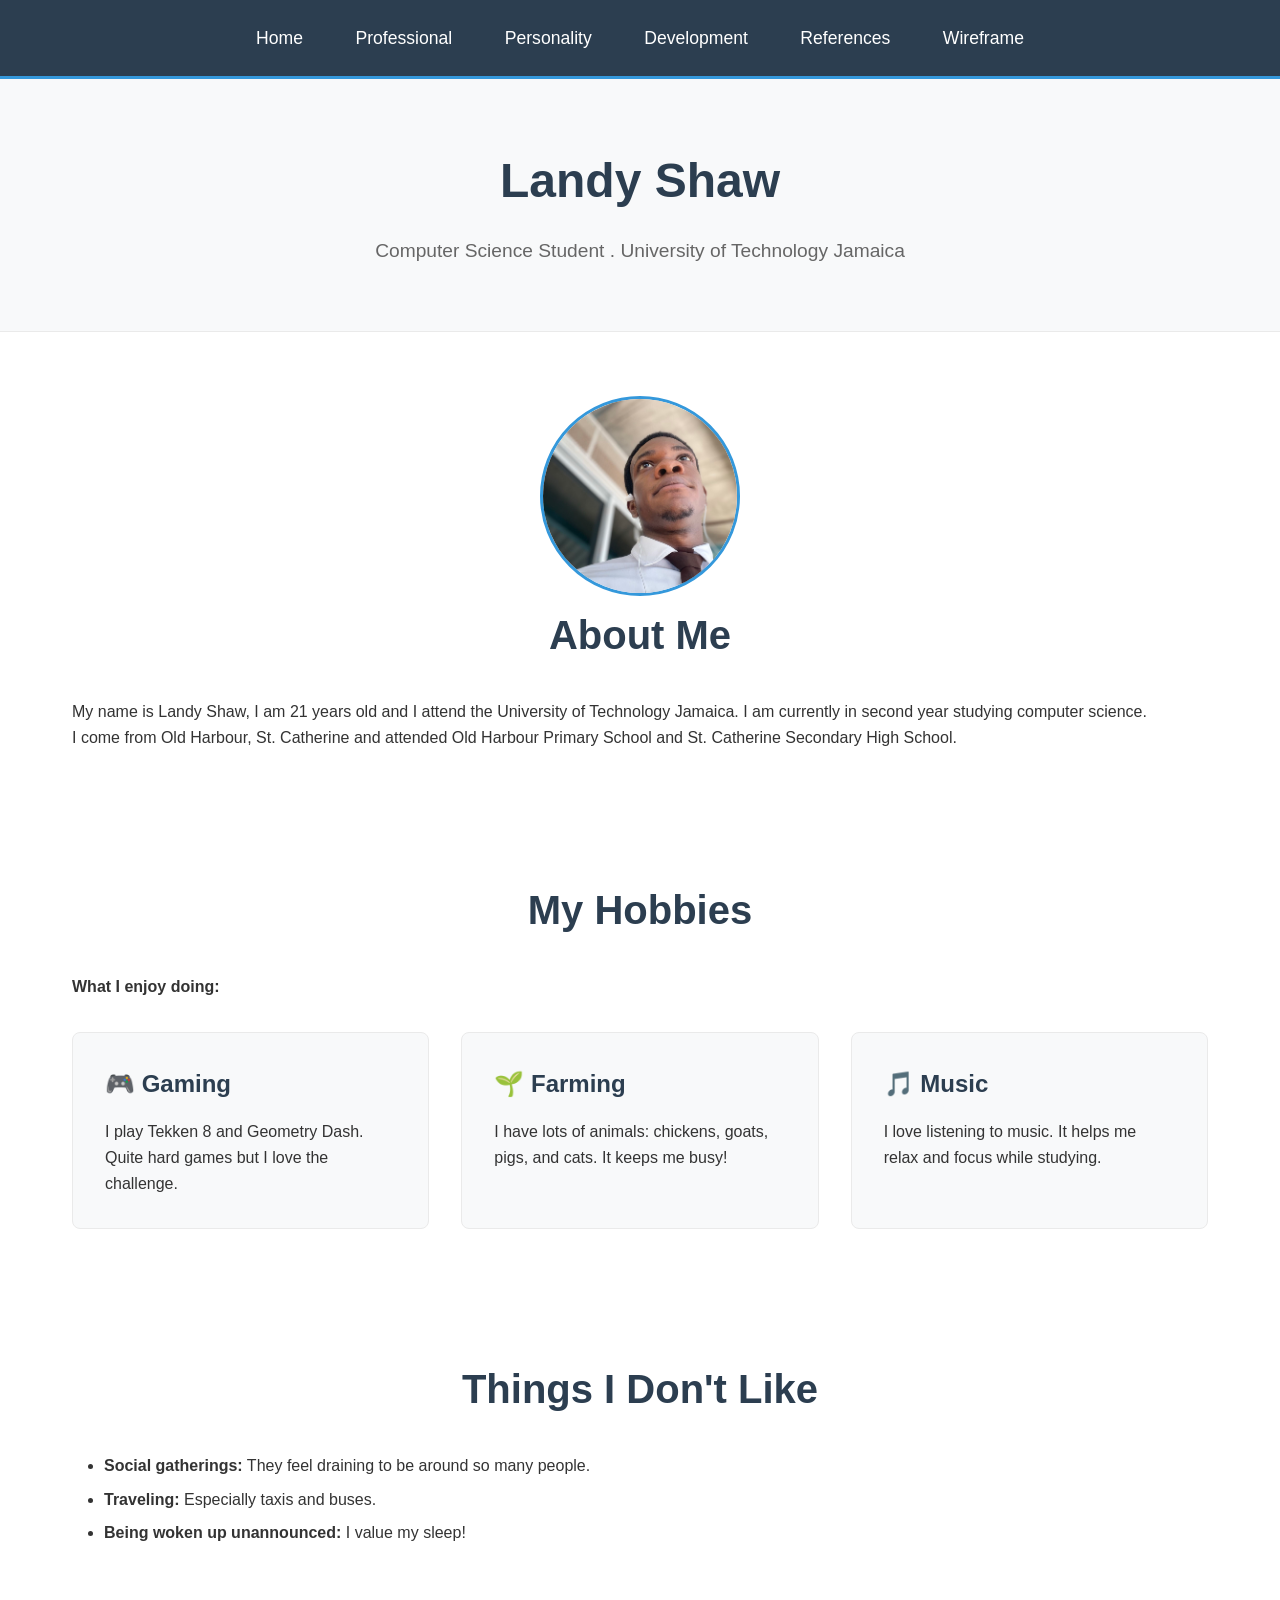
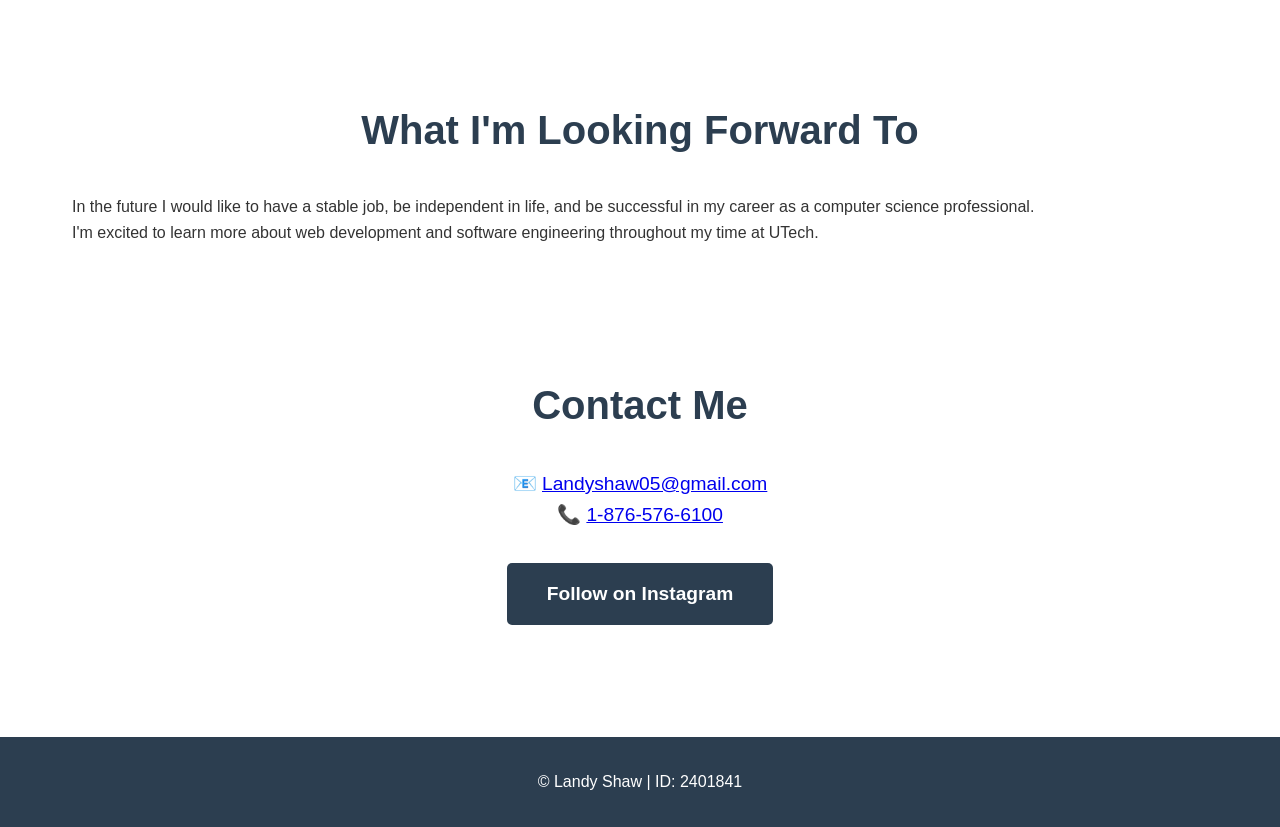
<file: index.html>
<!--Landy Shaw (2401841)-->
<!--Mostly Reused from last html lab 1-->
<!DOCTYPE html>
<html>
<head>
    <title>Myself</title>
    <link rel="stylesheet" href="IA_1.css">
</head>
<body>
    <!--Navigation-->
    <nav>
        <a href="About_me.html">Home</a>
        <a href="Professional.html">Professional</a>
        <a href="Personality.html">Personality</a>
        <a href="Development.html">Development</a>
        <a href="References.html">References</a>
        <a href="Wireframe.html">Wireframe</a>
    </nav>

    <!-- HEADER SECTION -->
    <header>
        <h1>Landy Shaw</h1>
        <p>Computer Science Student . University of Technology Jamaica</p>
    </header>

    <!--Main content-->
    <main>
        <section id="profile">
            <div style="text-align: center;">
                <!--Image links to Email-->
                <a href="mailto:Landyshaw05@gmail.com">
                    <img src="Images/image.jpg" alt="Landy Shaw" style="width: 200px; height: 200px; border-radius: 50%; object-fit: cover; border: 3px solid var(--accent);">
                </a>
            </div>
            
            <h2>About Me</h2>
            <p>My name is Landy Shaw, I am 21 years old and I attend the University of Technology Jamaica. I am currently in second year studying computer science.</p>
            <p>I come from Old Harbour, St. Catherine and attended Old Harbour Primary School and St. Catherine Secondary High School.</p>
        </section>

        <!--Hobbies-->
        <section id="hobbies">
            <h2>My Hobbies</h2>
            <p><strong>What I enjoy doing:</strong></p>
            
            <div class="card-container">
                <div class="card">
                    <h3>🎮 Gaming</h3>
                    <p>I play Tekken 8 and Geometry Dash. Quite hard games but I love the challenge.</p>
                </div>
                
                <div class="card">
                    <h3>🌱 Farming</h3>
                    <p>I have lots of animals: chickens, goats, pigs, and cats. It keeps me busy!</p>
                </div>
                
                <div class="card">
                    <h3>🎵 Music</h3>
                    <p>I love listening to music. It helps me relax and focus while studying.</p>
                </div>
            </div>
        </section>

        <!--Dislikes-->
        <section id="dislikes">
            <h2>Things I Don't Like</h2>
            <ul>
                <li><strong>Social gatherings:</strong> They feel draining to be around so many people.</li>
                <li><strong>Traveling:</strong> Especially taxis and buses.</li>
                <li><strong>Being woken up unannounced:</strong> I value my sleep!</li>
            </ul>
        </section>

        <!--Future goals-->
        <section id="future">
            <h2>What I'm Looking Forward To</h2>
            <p>In the future I would like to have a stable job, be independent in life, and be successful in my career as a computer science professional.</p>
            <p>I'm excited to learn more about web development and software engineering throughout my time at UTech.</p>
        </section>

        <!--Contacts-->
        <section id="contact">
            <h2>Contact Me</h2>
            <p style="text-align: center; font-size: 1.2rem;">
                📧 <a href="mailto:Landyshaw05@gmail.com">Landyshaw05@gmail.com</a><br>
                📞 <a href="tel:18765766100">1-876-576-6100</a>
            </p>
            
            <div style="text-align: center; margin-top: 1rem;">
                <a href="https://www.instagram.com/alt_unobtain" class="button" style="background: var(--primary);">Follow on Instagram</a>
            </div>
        </section>
    </main>

    <footer>
        <p>&copy; Landy Shaw | ID: 2401841</p>
    </footer>
</body>
</html>
</file>
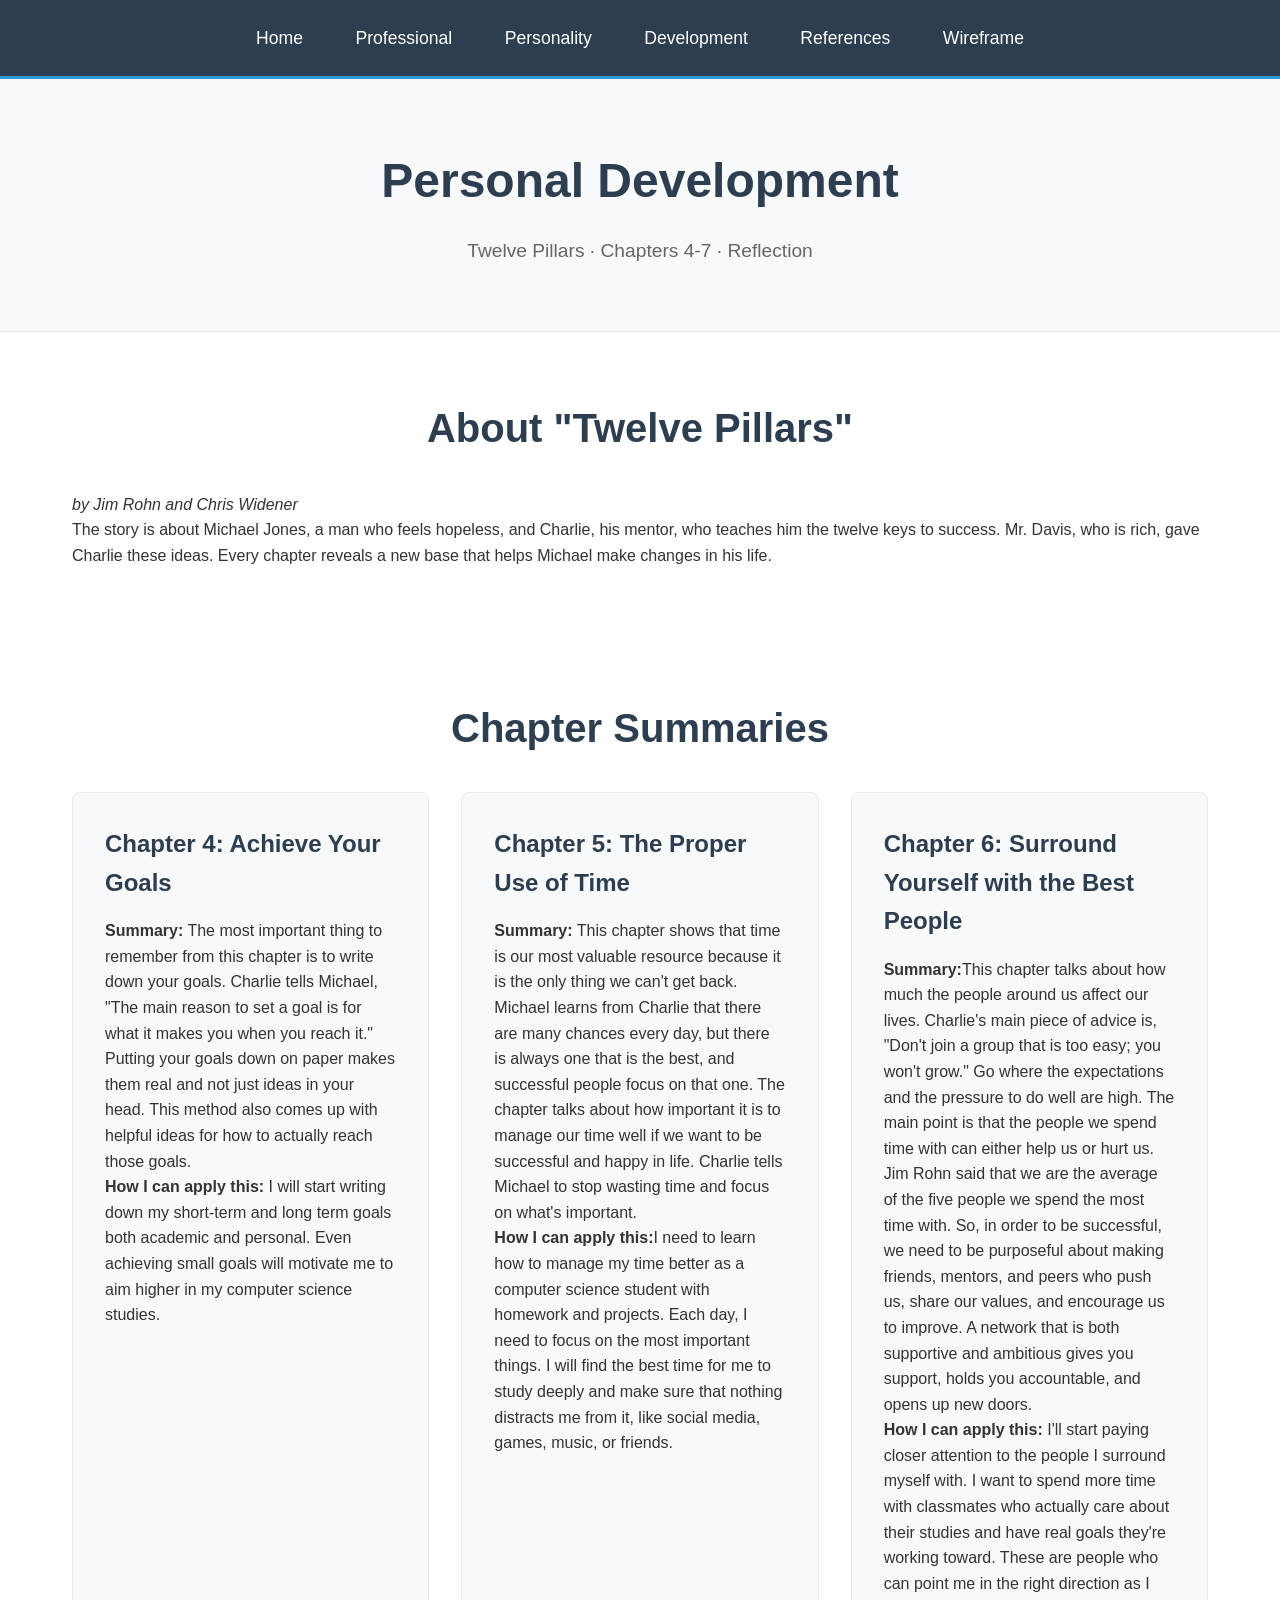
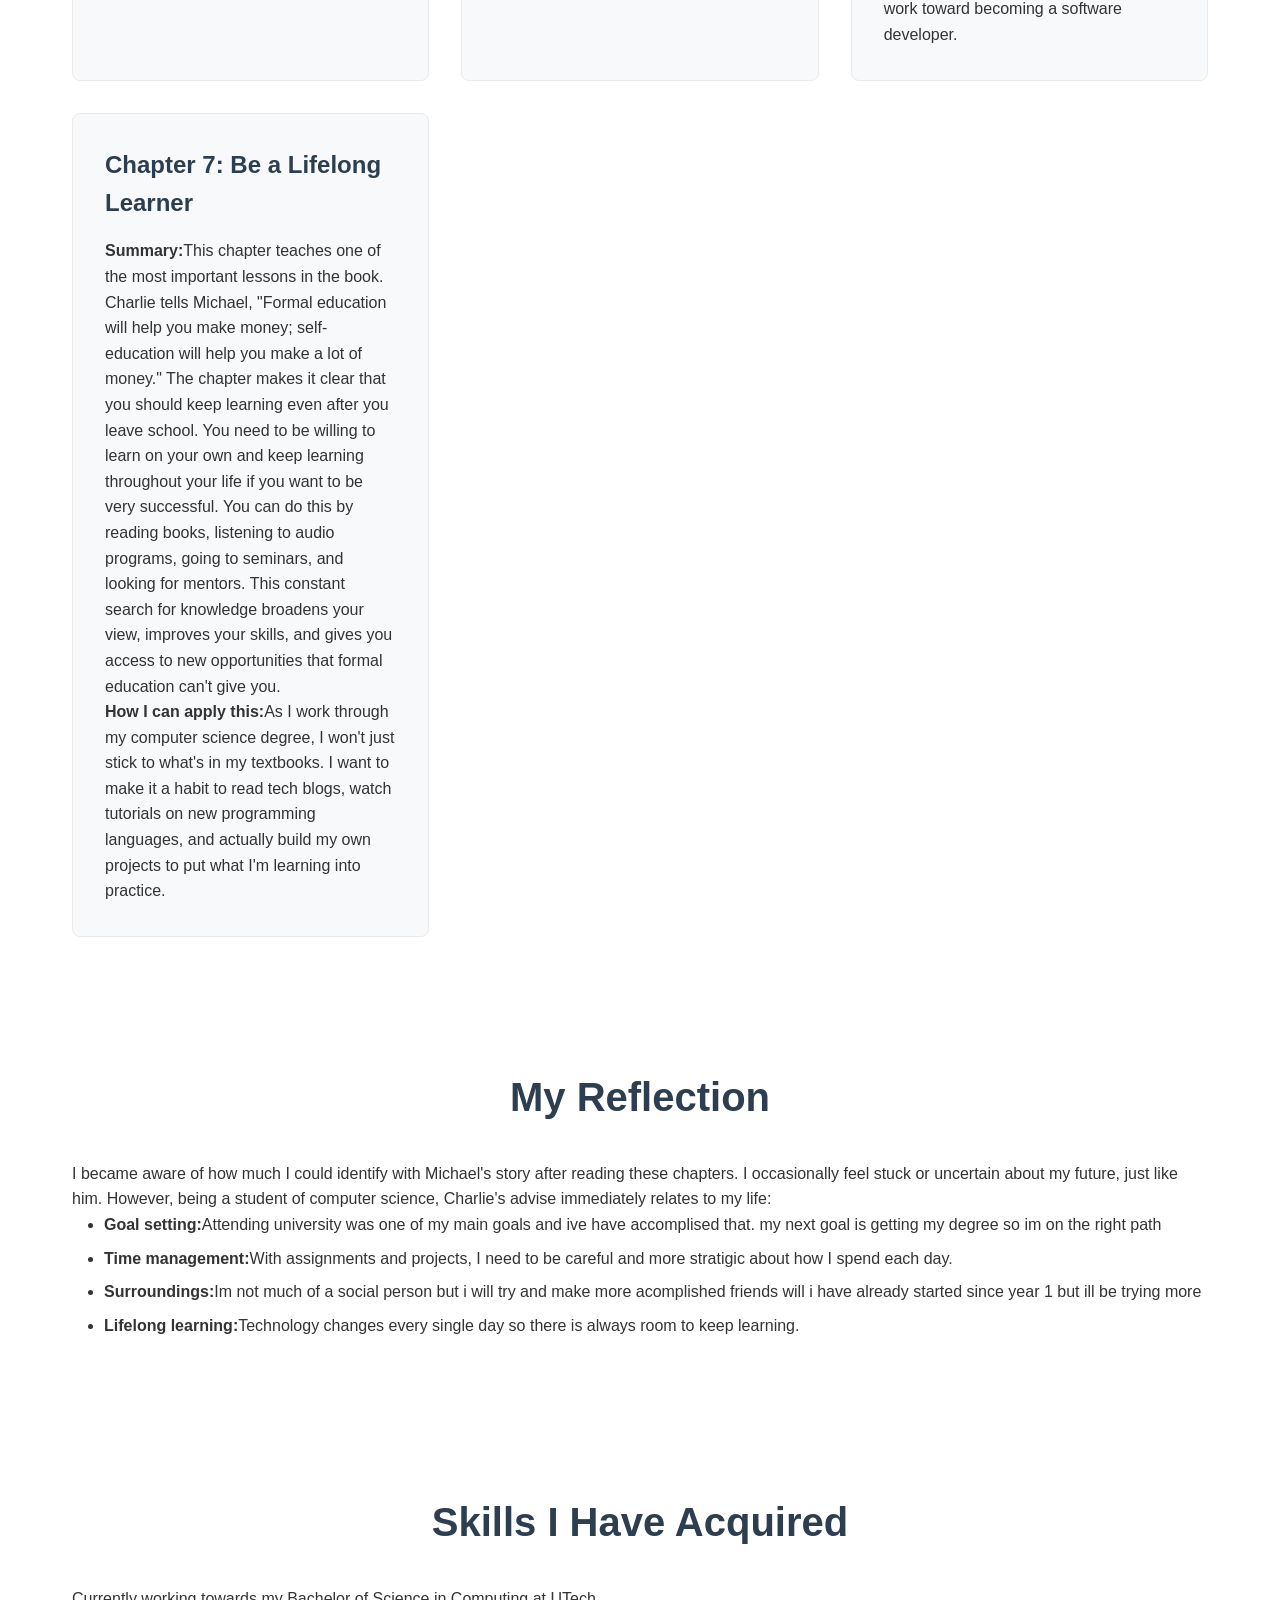
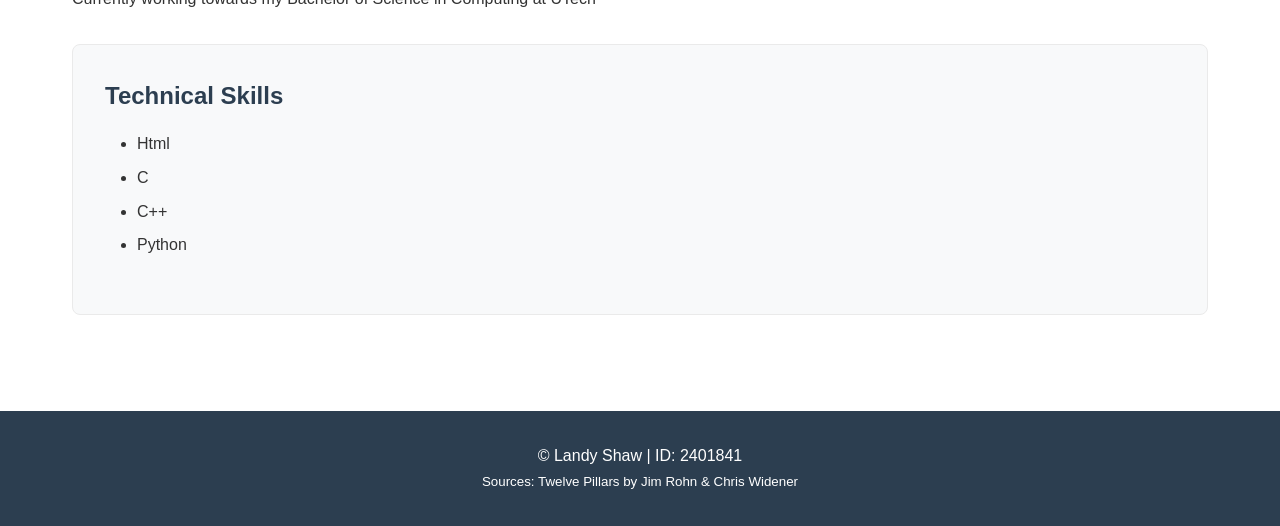
<file: Development.html>
<!--Landy Shaw (2401841)-->
<!DOCTYPE html>
<html>
<head>
    <title>Personal Development - Landy Shaw</title>
    <link rel="stylesheet" href="IA_1.css">
</head>
<body>
    <!--Navigation-->
    <nav>
        <a href="About_me.html">Home</a>
        <a href="Professional.html">Professional</a>
        <a href="Personality.html">Personality</a>
        <a href="Development.html">Development</a>
        <a href="References.html">References</a>
        <a href="Wireframe.html">Wireframe</a>
    </nav>

    <header>
        <h1>Personal Development</h1>
        <p>Twelve Pillars · Chapters 4-7 · Reflection</p>
    </header>

    <!--Introduction-->
    <section id="book-intro">
        <h2>About "Twelve Pillars"</h2>
        <p><i>by Jim Rohn and Chris Widener</i></p>
        <p>The story is about Michael Jones, a man who feels hopeless, and Charlie, his mentor, who teaches him the twelve keys to success. Mr. Davis, who is rich, gave Charlie these ideas. Every chapter reveals a new base that helps Michael make changes in his life.</p>
    </section>

    <!--Summaries-->
    <section id="chapter-summaries">
        <h2>Chapter Summaries</h2>
        
        <div class="card-container">
            <!--Chapter 4-->
            <div class="card">
                <h3>Chapter 4: Achieve Your Goals</h3>
                <p><strong>Summary:</strong> The most important thing to remember from this chapter is to write down your goals. Charlie tells Michael, "The main reason to set a goal is for what it makes you when you reach it." Putting your goals down on paper makes them real and not just ideas in your head. This method also comes up with helpful ideas for how to actually reach those goals. </p>
                <p><strong>How I can apply this:</strong> I will start writing down my short-term and long term goals both academic and personal. Even achieving small goals will motivate me to aim higher in my computer science studies.</p>
            </div>
            
            <!--- Chapter 5-->
            <div class="card">
                <h3>Chapter 5: The Proper Use of Time</h3>
                <p><strong>Summary:</strong> This chapter shows that time is our most valuable resource because it is the only thing we can't get back. Michael learns from Charlie that there are many chances every day, but there is always one that is the best, and successful people focus on that one. The chapter talks about how important it is to manage our time well if we want to be successful and happy in life. Charlie tells Michael to stop wasting time and focus on what's important.</p>
                <p><strong>How I can apply this:</strong>I need to learn how to manage my time better as a computer science student with homework and projects. Each day, I need to focus on the most important things. I will find the best time for me to study deeply and make sure that nothing distracts me from it, like social media, games, music, or friends.</p>
            </div>
            
            <!--Chapter 6-->
            <div class="card">
                <h3>Chapter 6: Surround Yourself with the Best People</h3>
                <p><strong>Summary:</strong>This chapter talks about how much the people around us affect our lives. Charlie's main piece of advice is, "Don't join a group that is too easy; you won't grow." Go where the expectations and the pressure to do well are high. The main point is that the people we spend time with can either help us or hurt us. Jim Rohn said that we are the average of the five people we spend the most time with. So, in order to be successful, we need to be purposeful about making friends, mentors, and peers who push us, share our values, and encourage us to improve. A network that is both supportive and ambitious gives you support, holds you accountable, and opens up new doors. </p>
                <p><strong>How I can apply this:</strong> I'll start paying closer attention to the people I surround myself with. I want to spend more time with classmates who actually care about their studies and have real goals they're working toward. These are people who can point me in the right direction as I work toward becoming a software developer.</p>
            </div>
            
            <!--Chapter 7-->
            <div class="card">
                <h3>Chapter 7: Be a Lifelong Learner</h3>
                <p><strong>Summary:</strong>This chapter teaches one of the most important lessons in the book. Charlie tells Michael, "Formal education will help you make money; self-education will help you make a lot of money." The chapter makes it clear that you should keep learning even after you leave school. You need to be willing to learn on your own and keep learning throughout your life if you want to be very successful. You can do this by reading books, listening to audio programs, going to seminars, and looking for mentors. This constant search for knowledge broadens your view, improves your skills, and gives you access to new opportunities that formal education can't give you.</p>
                <p><strong>How I can apply this:</strong>As I work through my computer science degree, I won't just stick to what's in my textbooks. I want to make it a habit to read tech blogs, watch tutorials on new programming languages, and actually build my own projects to put what I'm learning into practice.</p>
            </div>
        </div>
    </section>

    <!--Reflection-->
    <section id="reflection">
        <h2>My Reflection</h2>
        <p>I became aware of how much I could identify with Michael's story after reading these chapters. I occasionally feel stuck or uncertain about my future, just like him. However, being a student of computer science, Charlie's advise immediately relates to my life:</p>
        
        <ul>
            <li><strong>Goal setting:</strong>Attending university was one of my main goals and ive have accomplised that. my next goal is getting my degree so im on the right path</li>
            <li><strong>Time management:</strong>With assignments and projects, I need to be careful and more stratigic about how I spend each day.</li>
            <li><strong>Surroundings:</strong>Im not much of a social person but i will try and make more acomplished friends will i have already started since year 1 but ill be trying more</li>
            <li><strong>Lifelong learning:</strong>Technology changes every single day so there is always room to keep learning.</li>
        </ul>
    </section>

    <!-- Skills-->
    <section id="skills">
        <h2>Skills I Have Acquired</h2>
        <p>Currently working towards my Bachelor of Science in Computing at UTech</p>
        
        <div class="card-container">
            <div class="card">
                <h3>Technical Skills</h3>
                <ul>
                    <li>Html</li>
                    <li>C</li>
                    <li>C++</li>
                    <li>Python</li>
                </ul>
            </div>
        </div>
    </section>

    <footer>
        <p>&copy; Landy Shaw | ID: 2401841</p>
        <p><small>Sources: Twelve Pillars by Jim Rohn & Chris Widener</small></p>
    </footer>
</body>
</html>
</file>
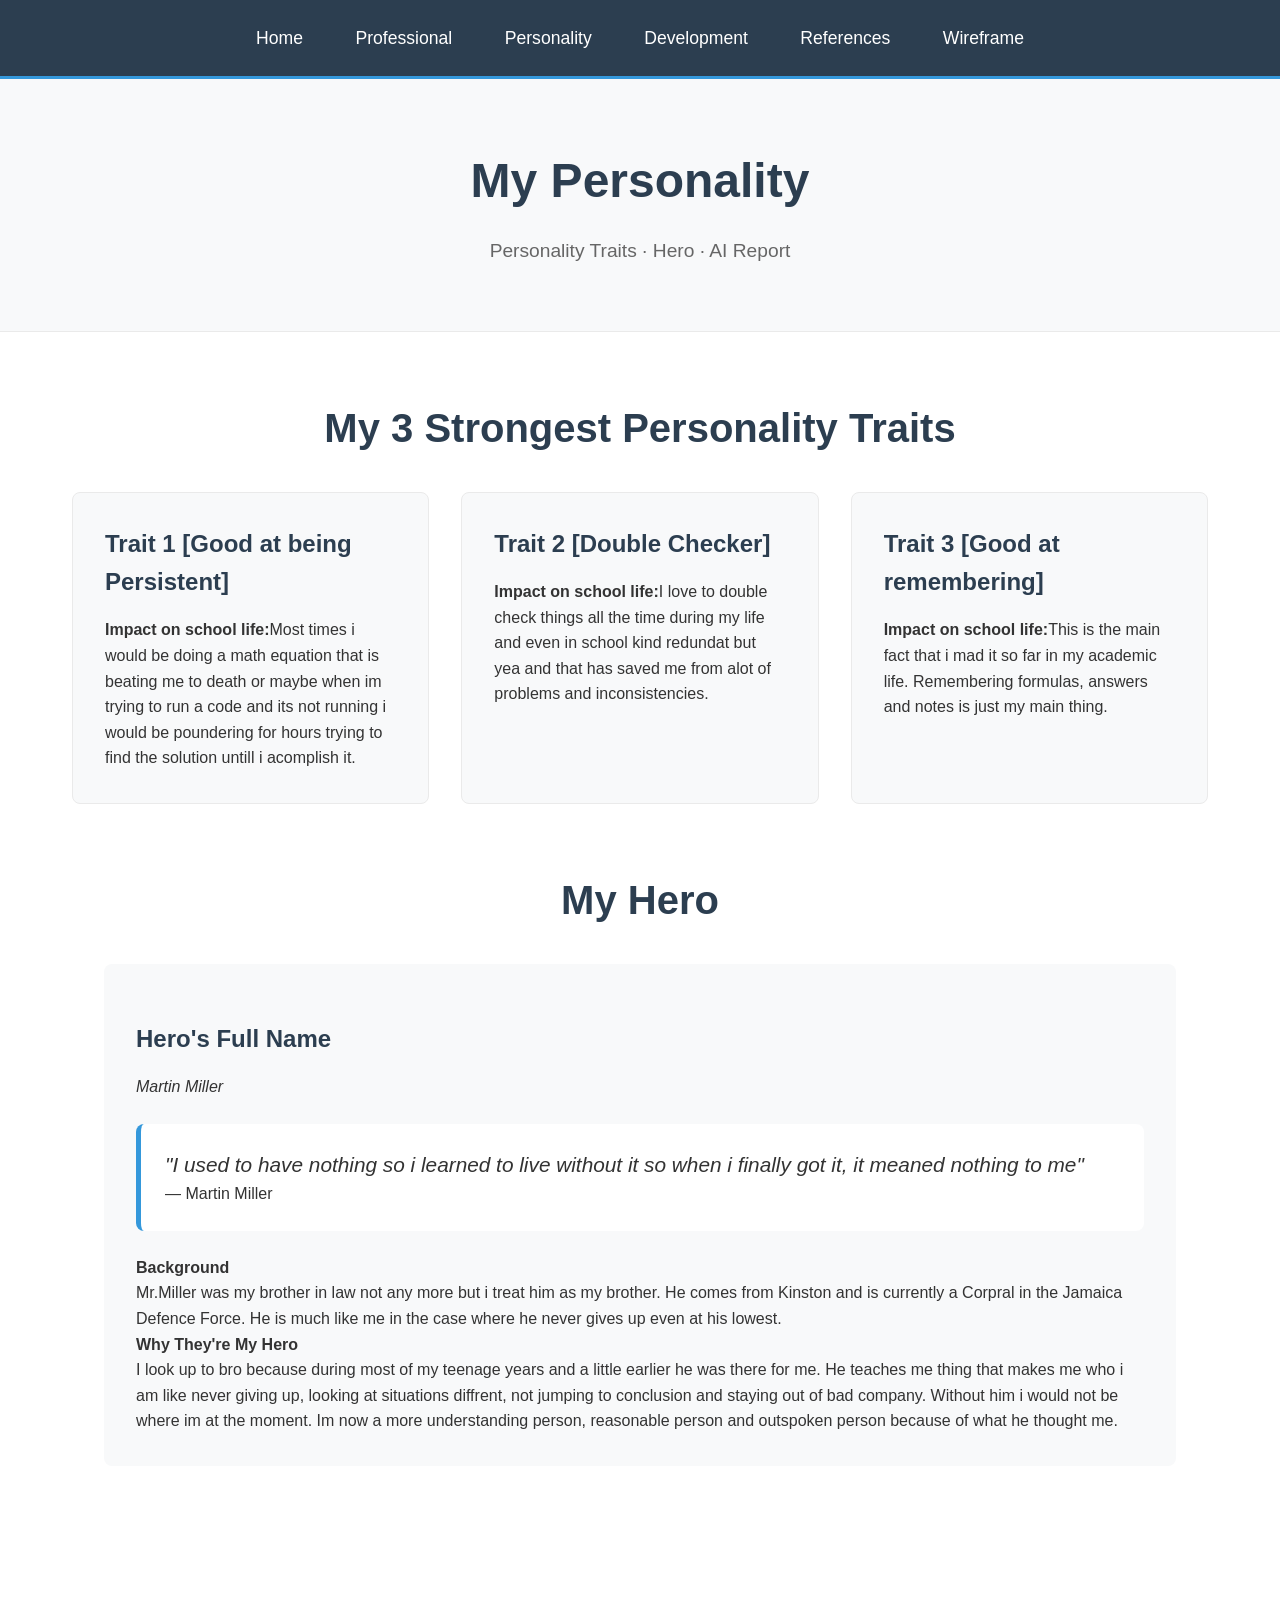
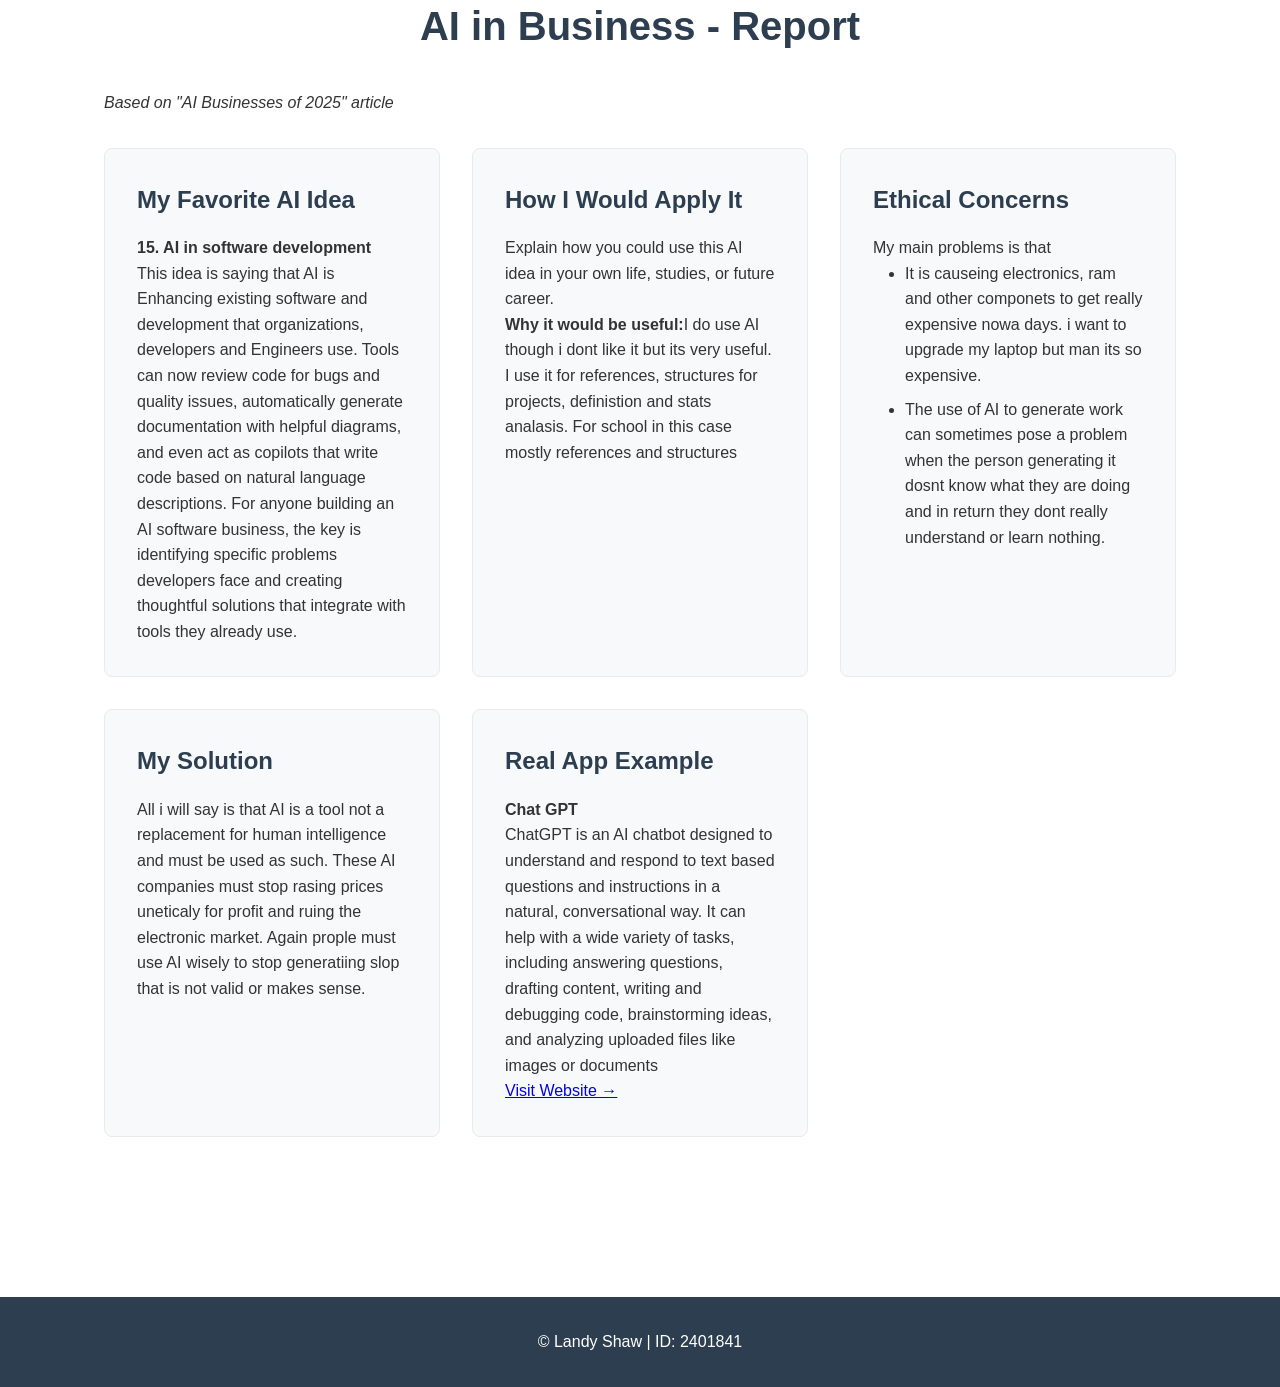
<file: Personality.html>
<!--Landy Shaw (2401841)-->
<!DOCTYPE html>
<html>
<head>
    <title>Personality - Landy Shaw</title>
    <link rel="stylesheet" href="IA_1.css">
</head>
<body>
    <!--Navigation-->
    <nav>
        <a href="About_me.html">Home</a>
        <a href="Professional.html">Professional</a>
        <a href="Personality.html">Personality</a>
        <a href="Development.html">Development</a>
        <a href="References.html">References</a>
        <a href="Wireframe.html">Wireframe</a>
    </nav>

    <header>
        <h1>My Personality</h1>
        <p>Personality Traits · Hero · AI Report</p>
    </header>

    <!--Main content-->
    <main>
        <!--Personality Traits-->
        <section id="traits">
            <h2>My 3 Strongest Personality Traits</h2>
            
            <div class="card-container">
                <div class="card">
                    <h3>Trait 1 [Good at being Persistent]</h3>
                    <p><strong>Impact on school life:</strong>Most times i would be doing a math equation that is beating me to death or maybe when im trying to run a code and its not running i would be poundering for hours trying to find the solution untill i acomplish it.</p>
                </div>
                
                <div class="card">
                    <h3>Trait 2 [Double Checker]</h3>
                    <p><strong>Impact on school life:</strong>I love to double check things all the time during my life and even in school kind redundat but yea and that has saved me from alot of problems and inconsistencies.</p>
                </div>
                
                <div class="card">
                    <h3>Trait 3 [Good at remembering]</h3>
                    <p><strong>Impact on school life:</strong>This is the main fact that i mad it so far in my academic life. Remembering formulas, answers and notes is just my main thing.</p>
                </div>
            </div>

        <!--Mentor-->
        <section id="hero">
            <h2>My Hero</h2>
            
            <div style="background: var(--light-gray); padding: 2rem; border-radius: 8px;">
                <h3>Hero's Full Name</h3>
                <p><i>Martin Miller</i></p>
                
                <!--Quote-->
                <div style="background: white; padding: 1.5rem; border-radius: 8px; margin: 1.5rem 0; border-left: 5px solid var(--accent);">
                    <p style="font-size: 1.3rem; font-style: italic;">"I used to have nothing so i learned to live without it so when i finally got it, it meaned nothing to me"</p>
                    <p>— Martin Miller</p>
                </div>
                
                <h4>Background</h4>
                <p>Mr.Miller was my brother in law not any more but i treat him as my brother. He comes from Kinston and is currently a Corpral in the Jamaica Defence Force. He is much like me in the case where he never gives up even at his lowest.</p>
                
                <h4>Why They're My Hero</h4>
                <p>I look up to bro because during most of my teenage years and a little earlier he was there for me. He teaches me thing that makes me who i am like never giving up, looking at situations diffrent, not jumping to conclusion and staying out of bad company. Without him i would not be where im at the moment. Im now a more understanding person, reasonable person and outspoken person because of what he thought me.</p>
            </div>
        </section>

        <!--Report-->
        <section id="ai-report">
            <h2>AI in Business - Report</h2>
            <p><i>Based on "AI Businesses of 2025" article</i></p>
            
            <div class="card-container">
                <div class="card">
                    <h3>My Favorite AI Idea</h3>
                    <p><strong>15. AI in software development</strong></p>
                    <p>This idea is saying that AI is Enhancing existing software and development that organizations, developers and Engineers use. Tools can now review code for bugs and quality issues, automatically generate documentation with helpful diagrams, and even act as copilots that write code based on natural language descriptions. For anyone building an AI software business, the key is identifying specific problems developers face and creating thoughtful solutions that integrate with tools they already use.</p>
                </div>
                
                <div class="card">
                    <h3>How I Would Apply It</h3>
                    <p>Explain how you could use this AI idea in your own life, studies, or future career.</p>
                    <p><strong>Why it would be useful:</strong>I do use AI though i dont like it but its very useful. I use it for references, structures for projects, definistion and stats analasis. For school in this case mostly references and structures</p>
                </div>
                
                <div class="card">
                    <h3>Ethical Concerns</h3>
                    <p>My main problems is that</p>
                    <ul>
                        <li>It is causeing electronics, ram and other componets to get really expensive nowa days. i want to upgrade my laptop but man its so expensive.</li>
                        <li>The use of AI to generate work can sometimes pose a problem when the person generating it dosnt know what they are doing and in return they dont really understand or learn nothing.</li>
                    </ul>
                </div>
                
                <div class="card">
                    <h3>My Solution</h3>
                    <p>All i will say is that AI is a tool not a replacement for human intelligence and must be used as such. These AI companies must stop rasing prices uneticaly for profit and ruing the electronic market. Again prople must use AI wisely to stop generatiing slop that is not valid or makes sense. </p>
                </div>
                
                <div class="card">
                    <h3>Real App Example</h3>
                    <p><strong>Chat GPT</strong></p>
                    <p>ChatGPT is an AI chatbot designed to understand and respond to text based questions and instructions in a natural, conversational way. It can help with a wide variety of tasks, including answering questions, drafting content, writing and debugging code, brainstorming ideas, and analyzing uploaded files like images or documents</p>
                    <p><a href="https://chatgpt.com/" target="_blank">Visit Website →</a></p>
                </div>
            </div>
        </section>
    </main>

    <footer>
        <p>&copy; Landy Shaw | ID: 2401841</p>
    </footer>
</body>
</html>
</file>
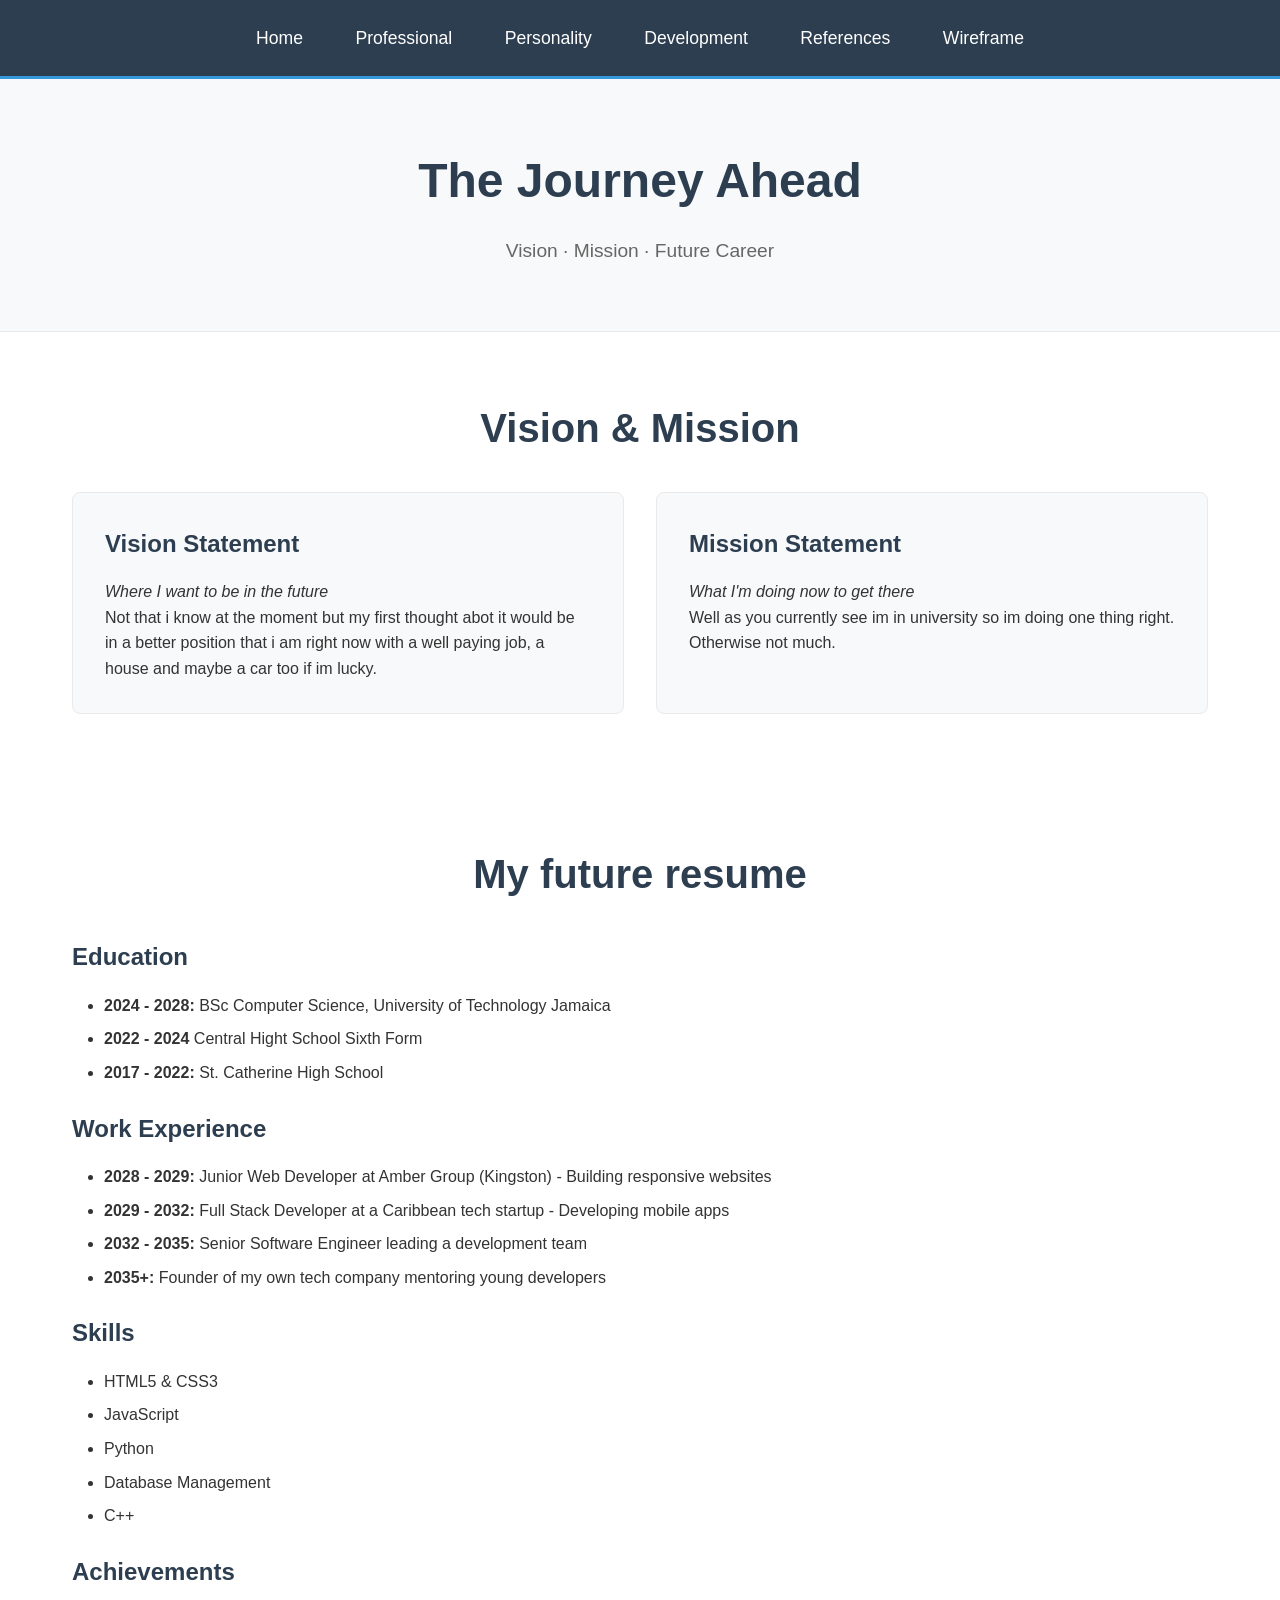
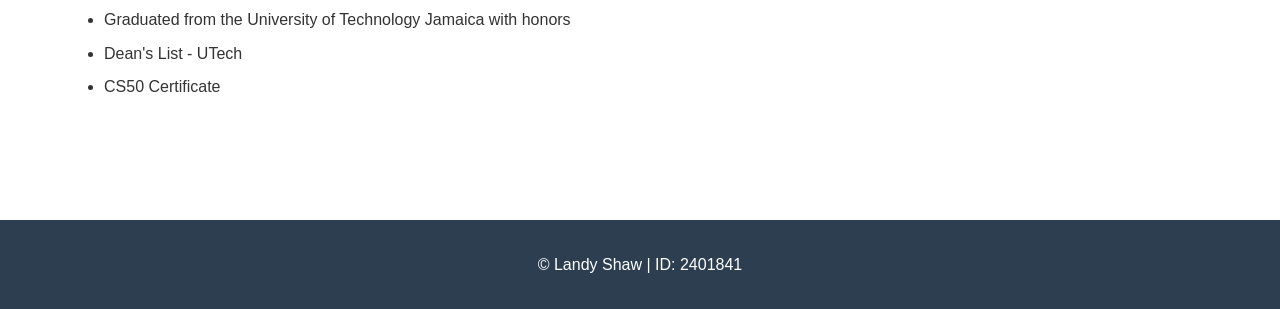
<file: Professional.html>
<!--Landy Shaw (2401841)-->
<!DOCTYPE html>
<html>
<head>
    <title>Professional</title>
    <link rel="stylesheet" href="IA_1.css">
</head>
<body>
    <!--Navigation-->
    <nav>
        <a href="About_me.html">Home</a>
        <a href="Professional.html">Professional</a>
        <a href="Personality.html">Personality</a>
        <a href="Development.html">Development</a>
        <a href="References.html">References</a>
        <a href="Wireframe.html">Wireframe</a>
    </nav>

    <header>
        <h1>The Journey Ahead</h1>
        <p>Vision · Mission · Future Career</p>
    </header>

    <!--Main content-->
    <main>
        <!-- VISION & MISSION SECTION -->
        <section id="vision-container">
            <h2>Vision & Mission</h2>
            
            <div class="card-container">
                <div class="card">
                    <h3>Vision Statement</h3>
                    <p><em>Where I want to be in the future</em></p>
                    <p>Not that i know at the moment but my first thought abot it would be in a better position that i am right now with a well paying job, a house and maybe a car too if im lucky.</p>
                </div>
                
                <div class="card">
                    <h3>Mission Statement</h3>
                    <p><em>What I'm doing now to get there</em></p>
                    <p>Well as you currently see im in university so im doing one thing right. Otherwise not much.</p>
                </div>
            </div>
        </section>

        <!-- RESUME / CAREER SECTION -->
        <section id="resume">
            <h2>My future resume</h2>
            
            <h3>Education</h3>
            <ul>
                <li><strong>2024 - 2028:</strong> BSc Computer Science, University of Technology Jamaica</li>
                <li><strong>2022 - 2024</strong> Central Hight School Sixth Form</li>
                <li><strong>2017 - 2022:</strong> St. Catherine High School</li>
            </ul>
            
            <h3>Work Experience</h3>
            <ul>
                <li><strong>2028 - 2029:</strong> Junior Web Developer at Amber Group (Kingston) - Building responsive websites</li>
                <li><strong>2029 - 2032:</strong> Full Stack Developer at a Caribbean tech startup - Developing mobile apps</li>
                <li><strong>2032 - 2035:</strong> Senior Software Engineer leading a development team</li>
                <li><strong>2035+:</strong> Founder of my own tech company mentoring young developers</li>
            </ul>
            
            <h3>Skills</h3>
            <ul>
                <li>HTML5 & CSS3 </li>
                <li>JavaScript</li>
                <li>Python</li>
                <li>Database Management</li>
                <li>C++</li>
            </ul>
            
            <h3>Achievements</h3>
            <ul>
                <li>Graduated from the University of Technology Jamaica with honors</li>
                <li>Dean's List - UTech</li>
                <li>CS50 Certificate</li>
            </ul>
        </section>
    </main>

    <footer>
        <p>&copy; Landy Shaw | ID: 2401841</p>
    </footer>
</body>
</html>
</file>
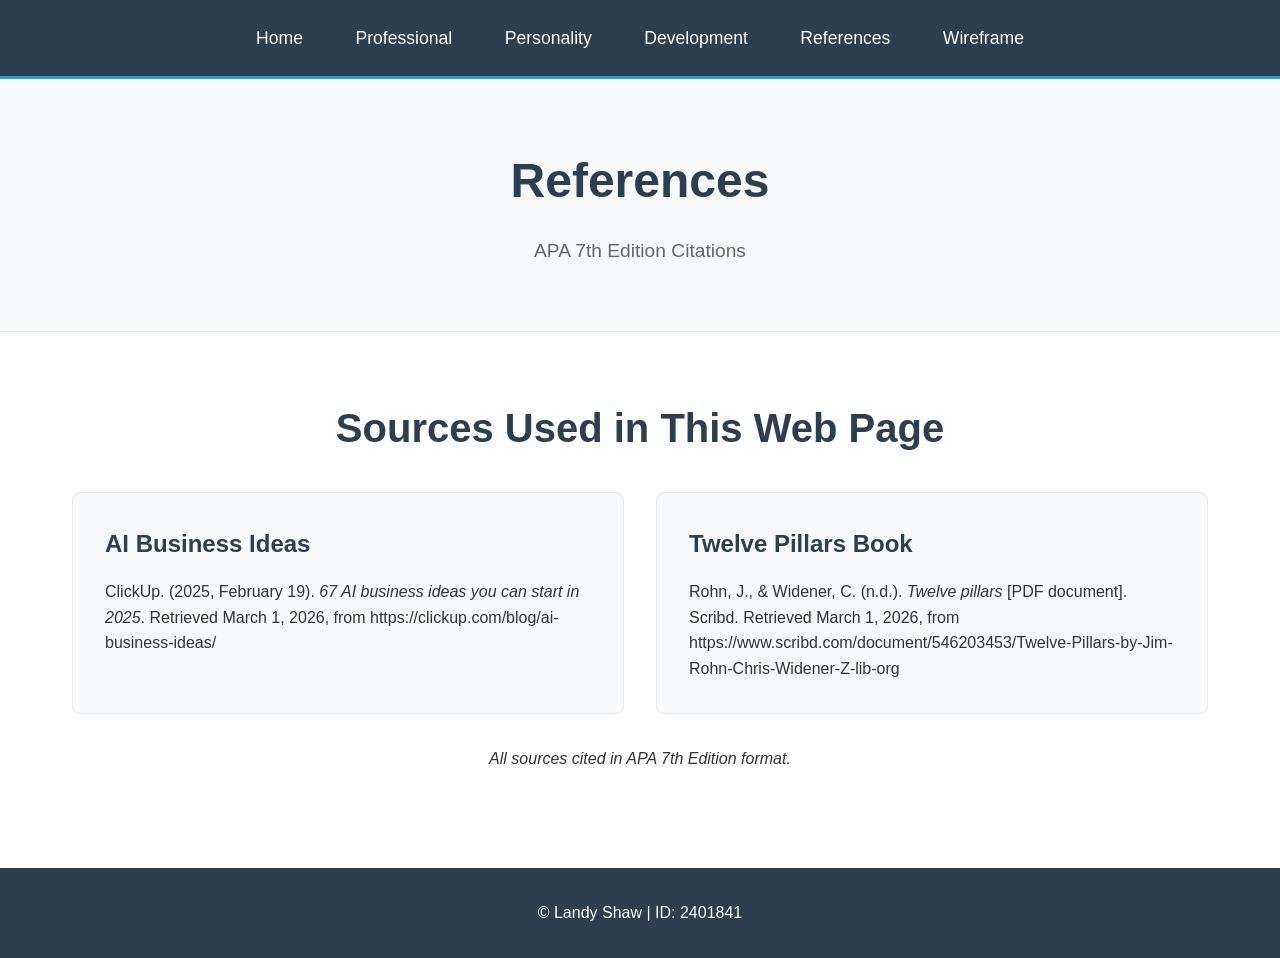
<file: References.html>
<!--Landy Shaw (2401841)-->
<!DOCTYPE html>
<html>
<head>
    <title>References</title>
    <link rel="stylesheet" href="IA_1.css">
</head>
<body>
    <!--Navigation-->
    <nav>
        <a href="About_me.html">Home</a>
        <a href="Professional.html">Professional</a>
        <a href="Personality.html">Personality</a>
        <a href="Development.html">Development</a>
        <a href="References.html">References</a>
        <a href="Wireframe.html">Wireframe</a>
    </nav>

    <header>
        <h1>References</h1>
        <p>APA 7th Edition Citations</p>
    </header>

    <!--Main content-->
    <main>
        <section id="references">
            <h2>Sources Used in This Web Page</h2>
            
            <div class="card-container">
                <div class="card">
                    <h3>AI Business Ideas</h3>
                    <p>ClickUp. (2025, February 19). <i>67 AI business ideas you can start in 2025</i>. Retrieved March 1, 2026, from https://clickup.com/blog/ai-business-ideas/</p>
                </div>
                
                <div class="card">
                    <h3>Twelve Pillars Book</h3>
                    <p>Rohn, J., & Widener, C. (n.d.). <i>Twelve pillars</i> [PDF document]. Scribd. Retrieved March 1, 2026, from https://www.scribd.com/document/546203453/Twelve-Pillars-by-Jim-Rohn-Chris-Widener-Z-lib-org</p>
                </div>
            </div>

            <p style="margin-top: 2rem; font-style: italic; text-align: center;">All sources cited in APA 7th Edition format.</p>
        </section>
    </main>

    <footer>
        <p>&copy; Landy Shaw | ID: 2401841</p>
    </footer>
</body>
</html>
</file>
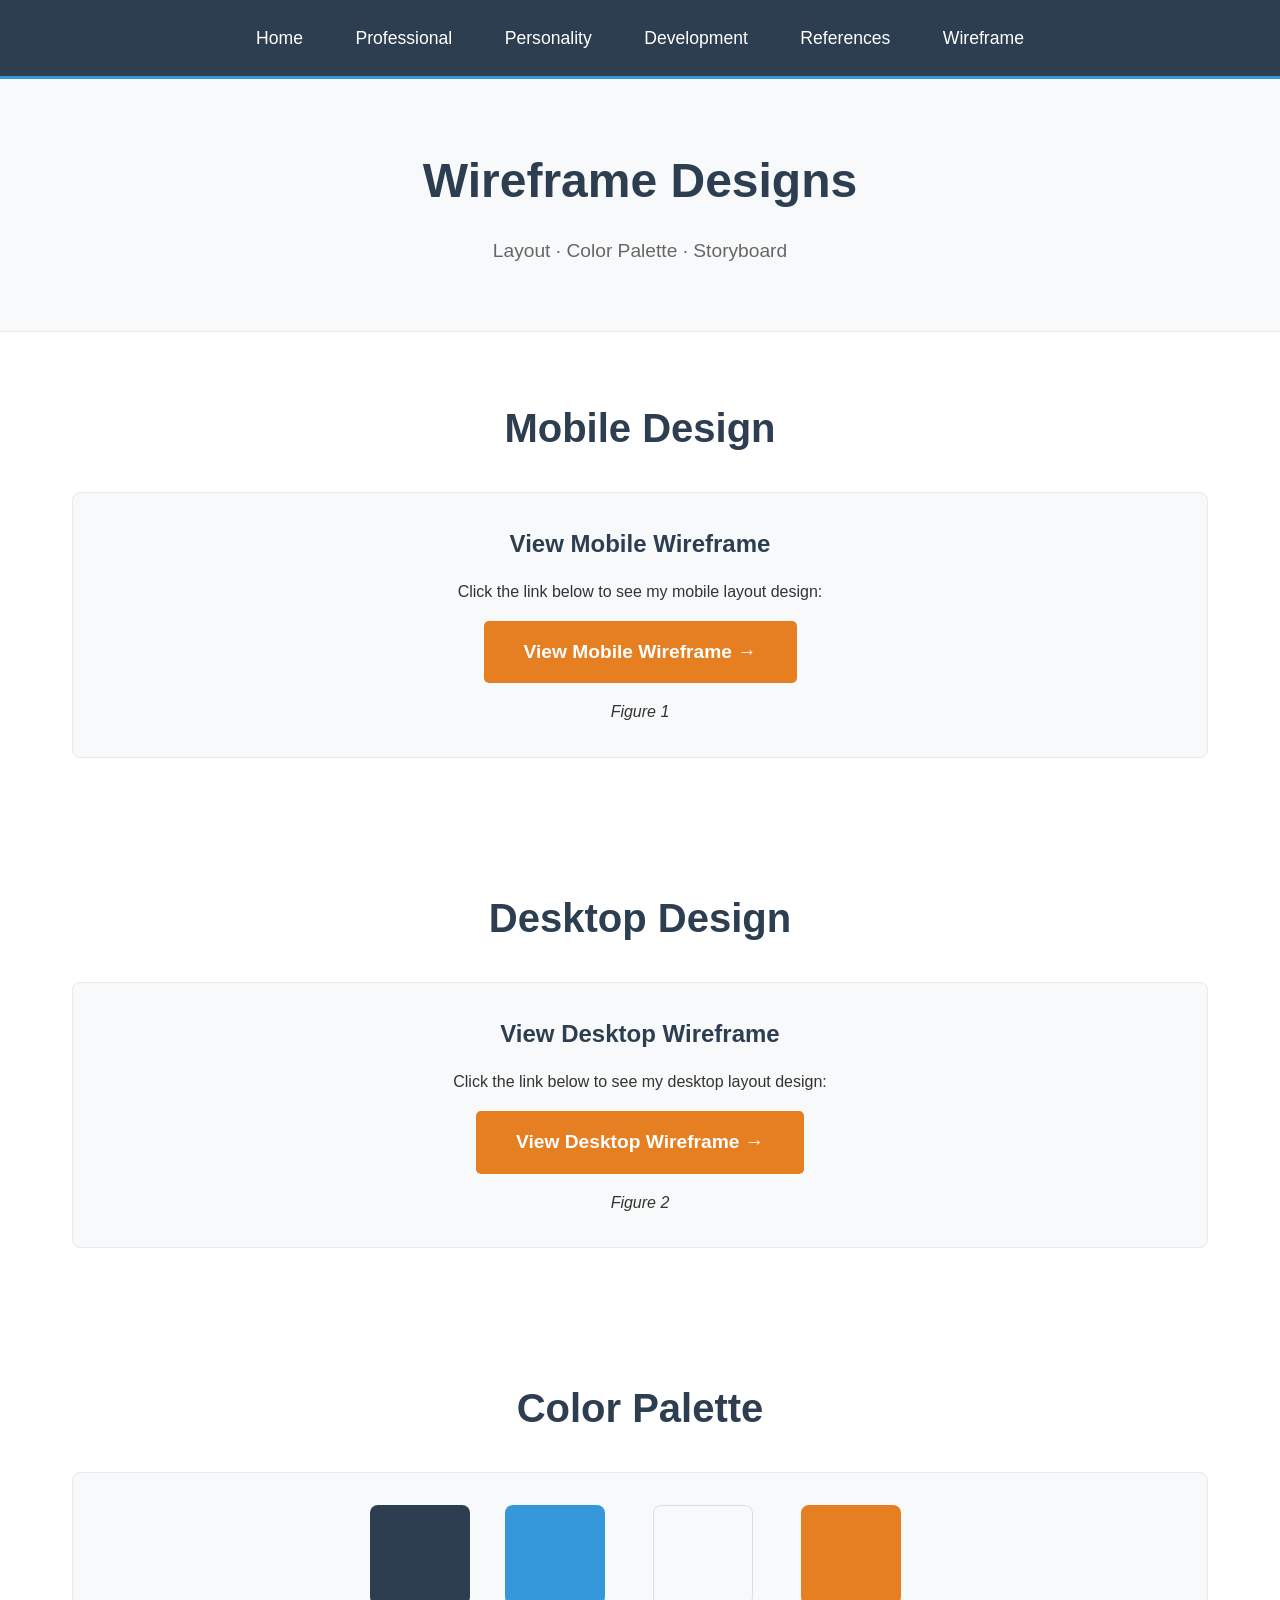
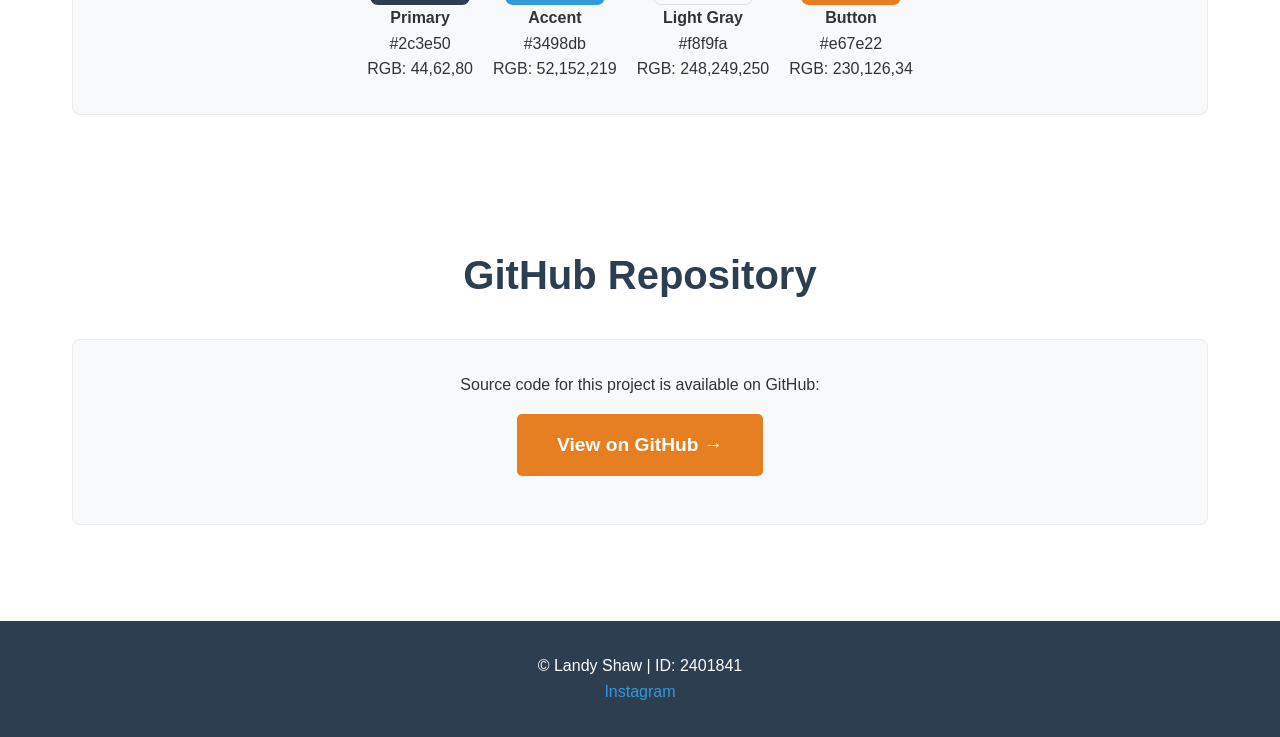
<file: Wireframe.html>
<!--Landy Shaw (2401841)-->
<!DOCTYPE html>
<html>
<head>
    <title>Wireframe - Landy Shaw</title>
    <link rel="stylesheet" href="IA_1.css">
</head>
<body>
    <!--Navigation-->
    <nav>
        <a href="About_me.html">Home</a>
        <a href="Professional.html">Professional</a>
        <a href="Personality.html">Personality</a>
        <a href="Development.html">Development</a>
        <a href="References.html">References</a>
        <a href="Wireframe.html">Wireframe</a>
    </nav>

    <header>
        <h1>Wireframe Designs</h1>
        <p>Layout · Color Palette · Storyboard</p>
    </header>

    <!--Main section-->
    <main>
        <!-- Mobile Wireframe-->
        <section id="mobile-wireframe">
            <h2>Mobile Design</h2>
            <div class="card" style="text-align: center;">
                <h3>View Mobile Wireframe</h3>
                <p>Click the link below to see my mobile layout design:</p>
                <p><a href="https://wireframe.cc/yTSiAW" target="_blank" class="button">View Mobile Wireframe →</a></p>
                <p><em>Figure 1</em></p>
            </div>
        </section>

        <!-- Desktop Wireframe -->
        <section id="desktop-wireframe">
            <h2>Desktop Design</h2>
            <div class="card" style="text-align: center;">
                <h3>View Desktop Wireframe</h3>
                <p>Click the link below to see my desktop layout design:</p>
                <p><a href="https://wireframe.cc/jUWqrK" target="_blank" class="button">View Desktop Wireframe →</a></p>
                <p><i>Figure 2</i></p>
            </div>
        </section>

        <!--Color Palette-->
        <section id="color-palette">
            <h2>Color Palette</h2>
            <div class="card">
                <div style="display: flex; gap: 20px; flex-wrap: wrap; justify-content: center;">
                    <div style="text-align: center;">
                        <div style="width: 100px; height: 100px; background: #2c3e50; border-radius: 8px; margin: 0 auto;"></div>
                        <p><strong>Primary</strong><br>#2c3e50<br>RGB: 44,62,80</p>
                    </div>
                    <div style="text-align: center;">
                        <div style="width: 100px; height: 100px; background: #3498db; border-radius: 8px; margin: 0 auto;"></div>
                        <p><strong>Accent</strong><br>#3498db<br>RGB: 52,152,219</p>
                    </div>
                    <div style="text-align: center;">
                        <div style="width: 100px; height: 100px; background: #f8f9fa; border-radius: 8px; margin: 0 auto; border: 1px solid #ddd;"></div>
                        <p><strong>Light Gray</strong><br>#f8f9fa<br>RGB: 248,249,250</p>
                    </div>
                    <div style="text-align: center;">
                        <div style="width: 100px; height: 100px; background: #e67e22; border-radius: 8px; margin: 0 auto;"></div>
                        <p><strong>Button</strong><br>#e67e22<br>RGB: 230,126,34</p>
                    </div>
                </div>
            </div>
        </section>

        <!--GitHub-->
        <section id="github-link">
            <h2>GitHub Repository</h2>
            <div class="card" style="text-align: center;">
                <p>Source code for this project is available on GitHub:</p>
                <p><a href="https://github.com/v3rtext/Landy_Shaw_2401841_IA1" target="_blank" class="button">View on GitHub →</a></p>
            </div>
        </section>
    </main>

    <footer>
        <p>&copy; Landy Shaw | ID: 2401841</p>
        <div class="footer-links">
            <a href="https://www.instagram.com/alt_unobtain">Instagram</a>
        </div>
    </footer>
</body>

</html>
</file>
<file: IA_1.css>
* {
    margin: 0;
    padding: 0;
    box-sizing: border-box;
}

:root {
    --primary: #2c3e50;      
    --accent: #3498db;        
    --bg: #ffffff;            
    --text: #333333;          
    --light-gray: #f8f9fa;    
    --font-main: 'Segoe UI', Arial, sans-serif;
}

body {
    font-family: var(--font-main);
    color: var(--text);
    background: var(--bg);
    line-height: 1.6;
}

/*Navigation Bar*/
nav {
    background: var(--primary);
    padding: 1.5rem 2rem;
    text-align: center;
    border-bottom: 3px solid var(--accent);
}

nav a {
    color: white;
    text-decoration: none;
    margin: 0 1.5rem;
    font-weight: 500;
    font-size: 1.1rem;
    padding: 0.5rem 0;
    transition: color 0.3s;
}

nav a:hover {
    color: var(--accent);
}

/*Header*/
header {
    text-align: center;
    padding: 4rem 2rem;
    background: var(--light-gray);
    border-bottom: 1px solid #eaeaea;
}

header h1 {
    font-size: 3rem;
    color: var(--primary);
    margin-bottom: 1rem;
}

header p {
    font-size: 1.2rem;
    max-width: 800px;
    margin: 0 auto;
    color: #666;
}

/*Sections*/
section {
    padding: 4rem 2rem;
    max-width: 1200px;
    margin: 0 auto;
}

section h2 {
    font-size: 2.5rem;
    color: var(--primary);
    margin-bottom: 2rem;
    text-align: center;
}

section h3 {
    font-size: 1.5rem;
    color: var(--primary);
    margin: 1.5rem 0 1rem;
}

/*Button Style*/
.button {
    display: inline-block;
    background: #e67e22;  
    color: white;
    padding: 1rem 2.5rem;
    text-decoration: none;
    border-radius: 5px;
    font-weight: bold;
    font-size: 1.2rem;
    margin: 1rem 0;
    transition: background 0.3s;
}

.button:hover {
    background: #d35400;
}

/*Card Styles*/
.card-container {
    display: grid;
    grid-template-columns: repeat(auto-fit, minmax(300px, 1fr));
    gap: 2rem;
    margin-top: 2rem;
}

.card {
    background: var(--light-gray);
    padding: 2rem;
    border-radius: 8px;
    border: 1px solid #eaeaea;
}

.card h3 {
    margin-top: 0;
    color: var(--primary);
}

/*List*/
ul, ol {
    margin-left: 2rem;
    margin-bottom: 1.5rem;
}

li {
    margin-bottom: 0.5rem;
}

/*Footer*/
footer {
    background: var(--primary);
    color: white;
    text-align: center;
    padding: 2rem;
    margin-top: 2rem;
}

footer a {
    color: var(--accent);
    text-decoration: none;
}

/*Media*/
@media (max-width: 768px) {
    nav a {
        display: block;
        margin: 0.5rem 0;
    }
    
    header h1 {
        font-size: 2rem;
    }
    
    section {
        padding: 2rem 1rem;
    }
    
    section h2 {
        font-size: 2rem;
    }
}

@media (min-width: 950px) {
    body {
        max-width: 1400px;
        margin: 0 auto;
        background: white;
    }
}
</file>
